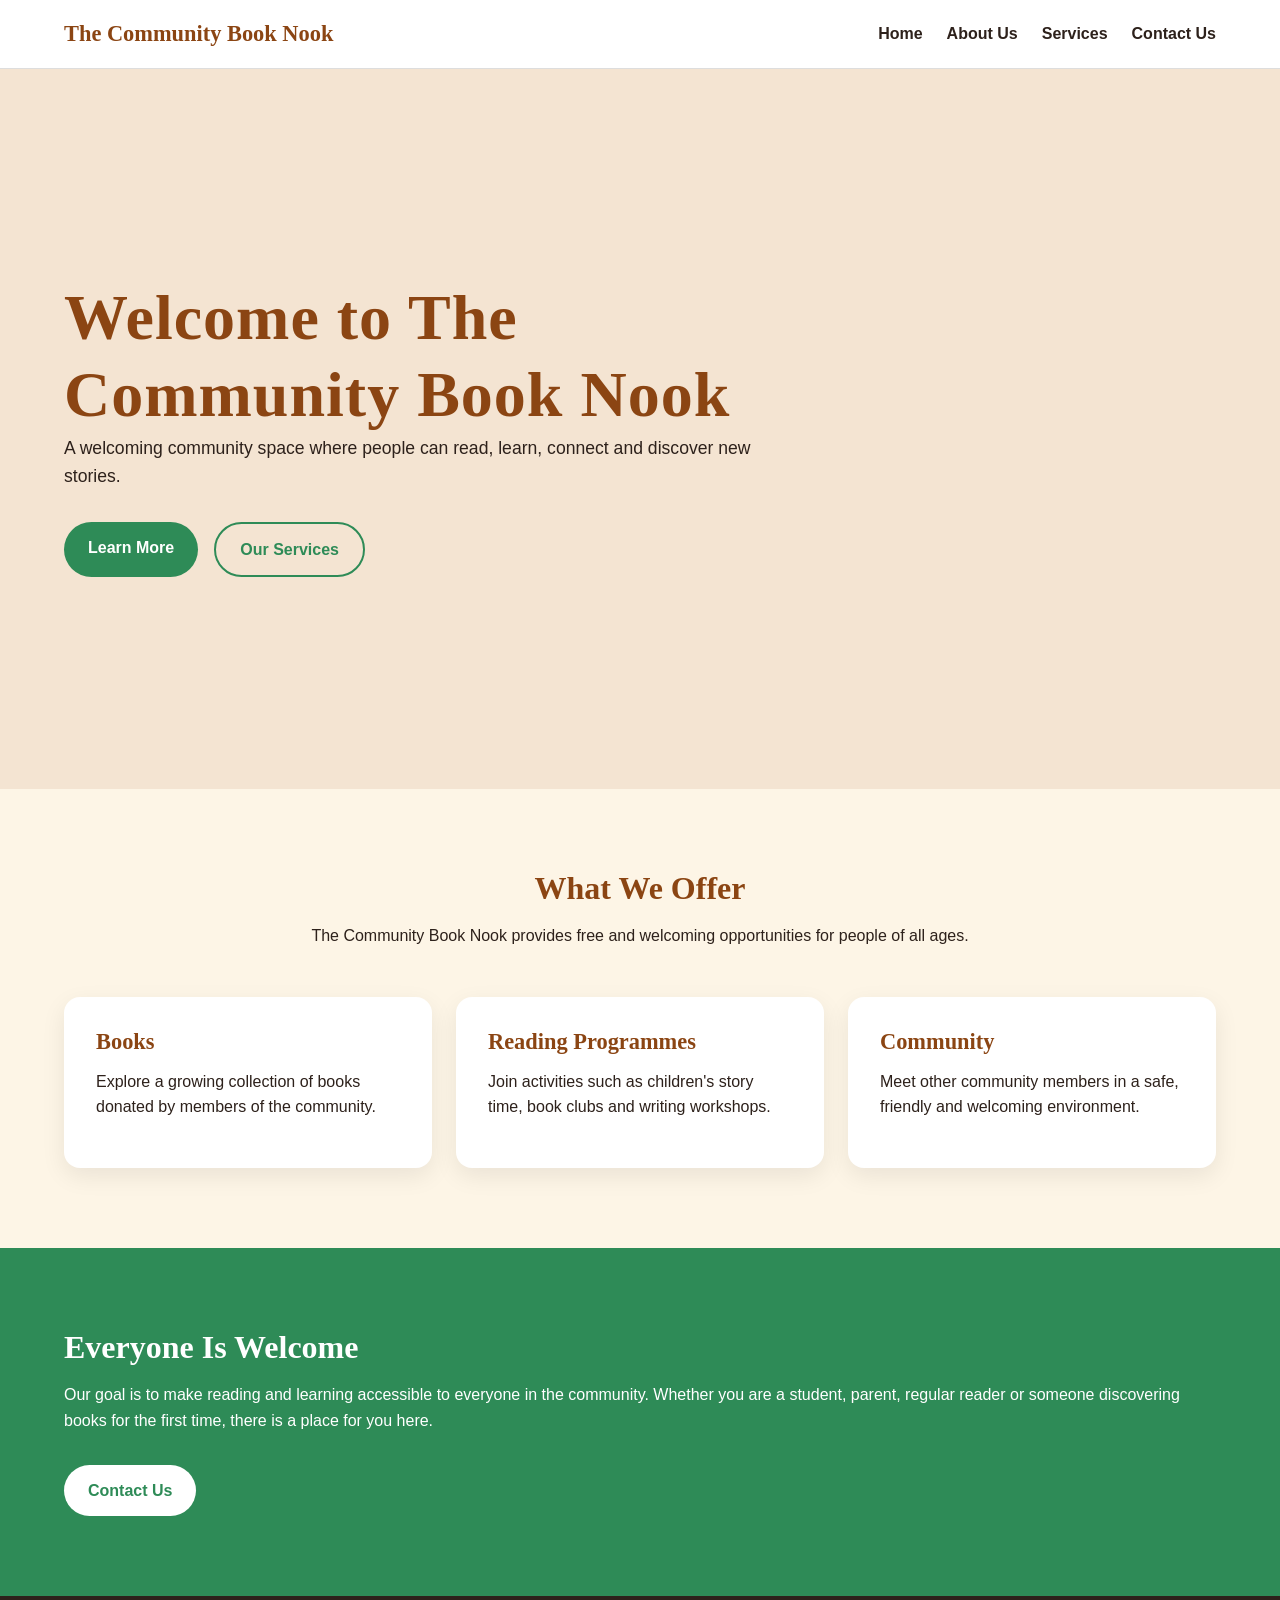
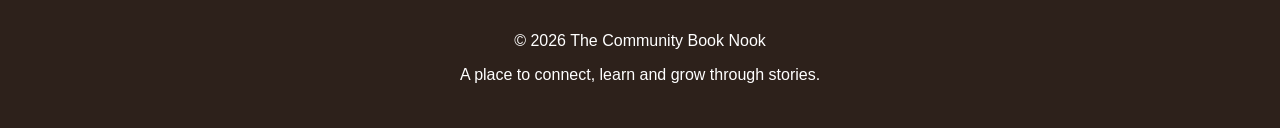
<file: index.html>
<!DOCTYPE html>
<html lang="en">
<head>
    <meta charset="UTF-8">
    <meta name="viewport" content="width=device-width, initial-scale=1.0">

    <title>Community Book Nook | Home</title>

    <link rel="stylesheet" href="style.css">
</head>

<body>

    <header>
        <div class="navbar">

            <a href="index.html" class="logo">
                The Community Book Nook
            </a>

            <nav>
                <a href="index.html">Home</a>
                <a href="about.html">About Us</a>
                <a href="services.html">Services</a>
                <a href="contact.html">Contact Us</a>
            </nav>

        </div>
    </header>


    <main>

        <section class="hero">

            <div class="hero-content">

                <h1>Welcome to The Community Book Nook</h1>

                <p>
                    A welcoming community space where people can read,
                    learn, connect and discover new stories.
                </p>

                <div class="hero-buttons">
                    <a href="about.html" class="btn primary">
                        Learn More
                    </a>

                    <a href="services.html" class="btn secondary">
                        Our Services
                    </a>
                </div>

            </div>

        </section>


        <section class="section">

            <div class="container">

                <div class="section-heading">

                    <h2>What We Offer</h2>

                    <p>
                        The Community Book Nook provides free and welcoming
                        opportunities for people of all ages.
                    </p>

                </div>


                <div class="cards">

                    <div class="card">

                        <h3>Books</h3>

                        <p>
                            Explore a growing collection of books donated
                            by members of the community.
                        </p>

                    </div>


                    <div class="card">

                        <h3>Reading Programmes</h3>

                        <p>
                            Join activities such as children's story time,
                            book clubs and writing workshops.
                        </p>

                    </div>


                    <div class="card">

                        <h3>Community</h3>

                        <p>
                            Meet other community members in a safe,
                            friendly and welcoming environment.
                        </p>

                    </div>

                </div>

            </div>

        </section>


        <section class="welcome-section">

            <div class="container">

                <h2>Everyone Is Welcome</h2>

                <p>
                    Our goal is to make reading and learning accessible
                    to everyone in the community. Whether you are a
                    student, parent, regular reader or someone discovering
                    books for the first time, there is a place for you here.
                </p>

                <a href="contact.html" class="btn primary">
                    Contact Us
                </a>

            </div>

        </section>

    </main>


    <footer>

        <p>
            &copy; 2026 The Community Book Nook
        </p>

        <p>
            A place to connect, learn and grow through stories.
        </p>

    </footer>

</body>
</html>
</file>
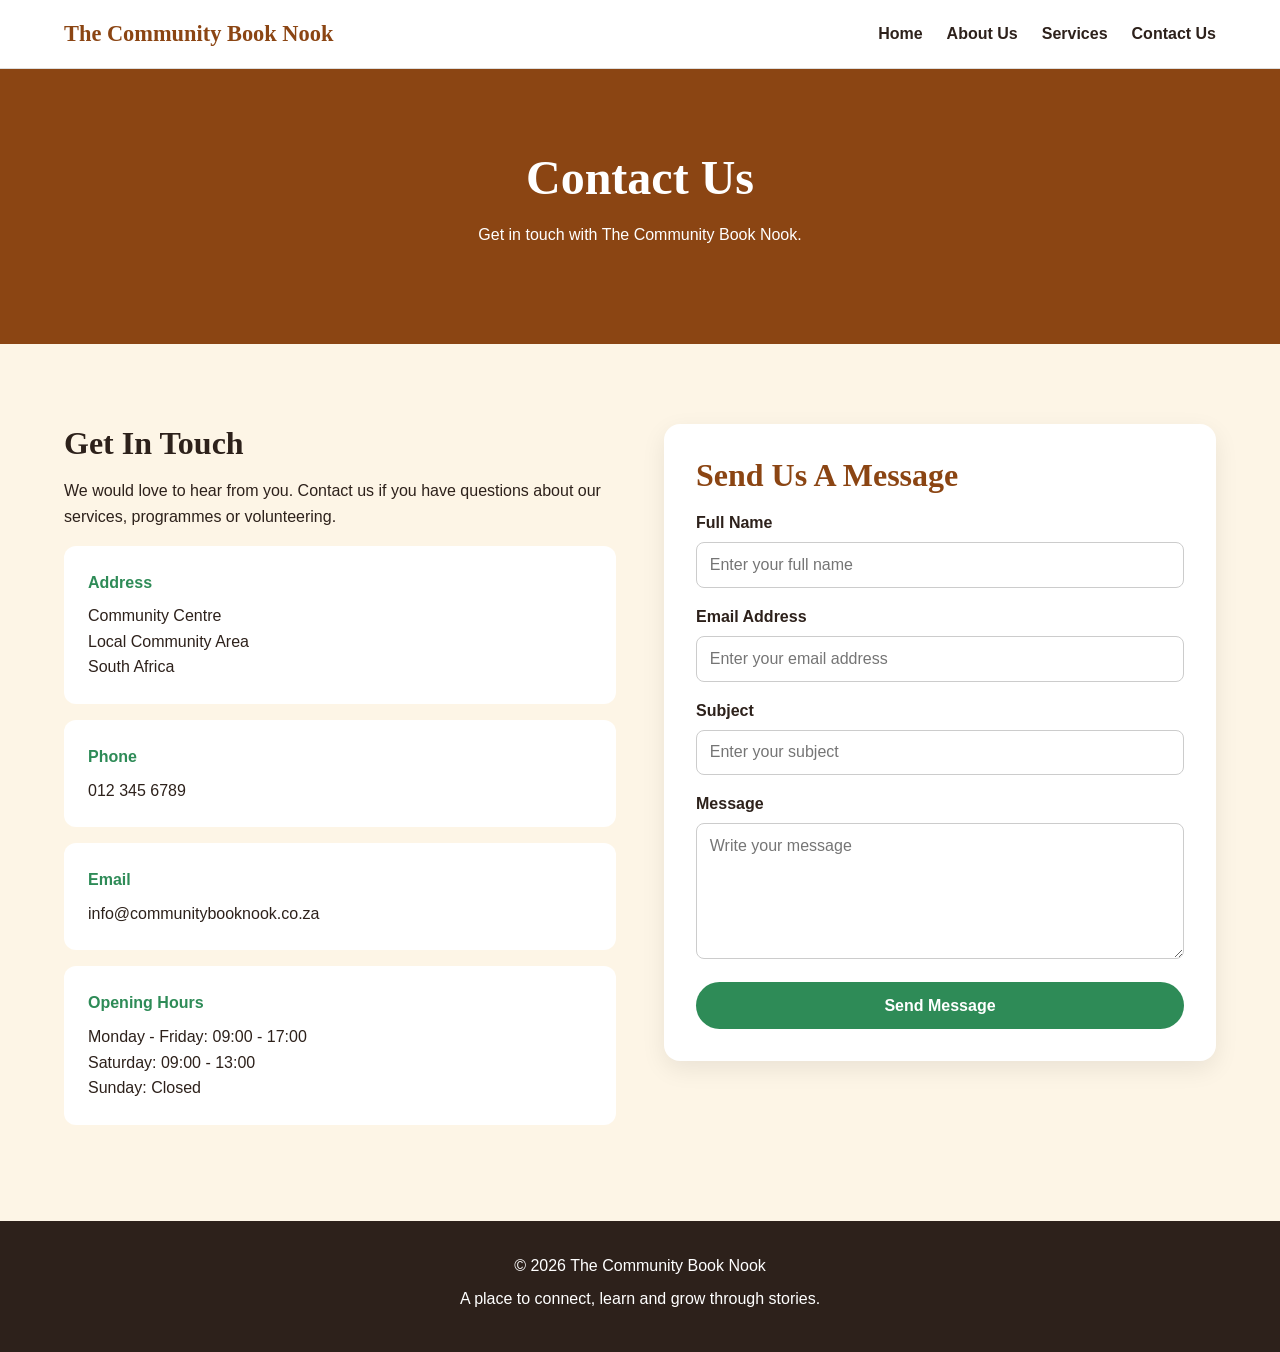
<file: contact.html>
<!DOCTYPE html>
<html lang="en">
<head>
    <meta charset="UTF-8">
    <meta name="viewport" content="width=device-width, initial-scale=1.0">

    <title>Community Book Nook | Contact Us</title>

    <link rel="stylesheet" href="style.css">
</head>

<body>

    <header>

        <div class="navbar">

            <a href="index.html" class="logo">
                The Community Book Nook
            </a>

            <nav>
                <a href="index.html">Home</a>
                <a href="about.html">About Us</a>
                <a href="services.html">Services</a>
                <a href="contact.html">Contact Us</a>
            </nav>

        </div>

    </header>


    <main>

        <section class="page-header">

            <h1>Contact Us</h1>

            <p>
                Get in touch with The Community Book Nook.
            </p>

        </section>


        <section class="section">

            <div class="container">

                <div class="contact-grid">


                    <div>

                        <h2>Get In Touch</h2>

                        <p>
                            We would love to hear from you.
                            Contact us if you have questions about
                            our services, programmes or volunteering.
                        </p>


                        <div class="contact-item">

                            <strong>Address</strong>

                            <p>
                                Community Centre<br>
                                Local Community Area<br>
                                South Africa
                            </p>

                        </div>


                        <div class="contact-item">

                            <strong>Phone</strong>

                            <p>
                                012 345 6789
                            </p>

                        </div>


                        <div class="contact-item">

                            <strong>Email</strong>

                            <p>
                                info@communitybooknook.co.za
                            </p>

                        </div>


                        <div class="contact-item">

                            <strong>Opening Hours</strong>

                            <p>
                                Monday - Friday: 09:00 - 17:00<br>
                                Saturday: 09:00 - 13:00<br>
                                Sunday: Closed
                            </p>

                        </div>

                    </div>


                    <div>

                        <form>

                            <h2>Send Us A Message</h2>


                            <label for="name">
                                Full Name
                            </label>

                            <input
                                type="text"
                                id="name"
                                name="name"
                                placeholder="Enter your full name"
                                required
                            >


                            <label for="email">
                                Email Address
                            </label>

                            <input
                                type="email"
                                id="email"
                                name="email"
                                placeholder="Enter your email address"
                                required
                            >


                            <label for="subject">
                                Subject
                            </label>

                            <input
                                type="text"
                                id="subject"
                                name="subject"
                                placeholder="Enter your subject"
                            >


                            <label for="message">
                                Message
                            </label>

                            <textarea
                                id="message"
                                name="message"
                                rows="6"
                                placeholder="Write your message"
                                required
                            ></textarea>


                            <button type="submit">
                                Send Message
                            </button>

                        </form>

                    </div>

                </div>

            </div>

        </section>

    </main>


    <footer>

        <p>
            &copy; 2026 The Community Book Nook
        </p>

        <p>
            A place to connect, learn and grow through stories.
        </p>

    </footer>

</body>
</html>
</file>
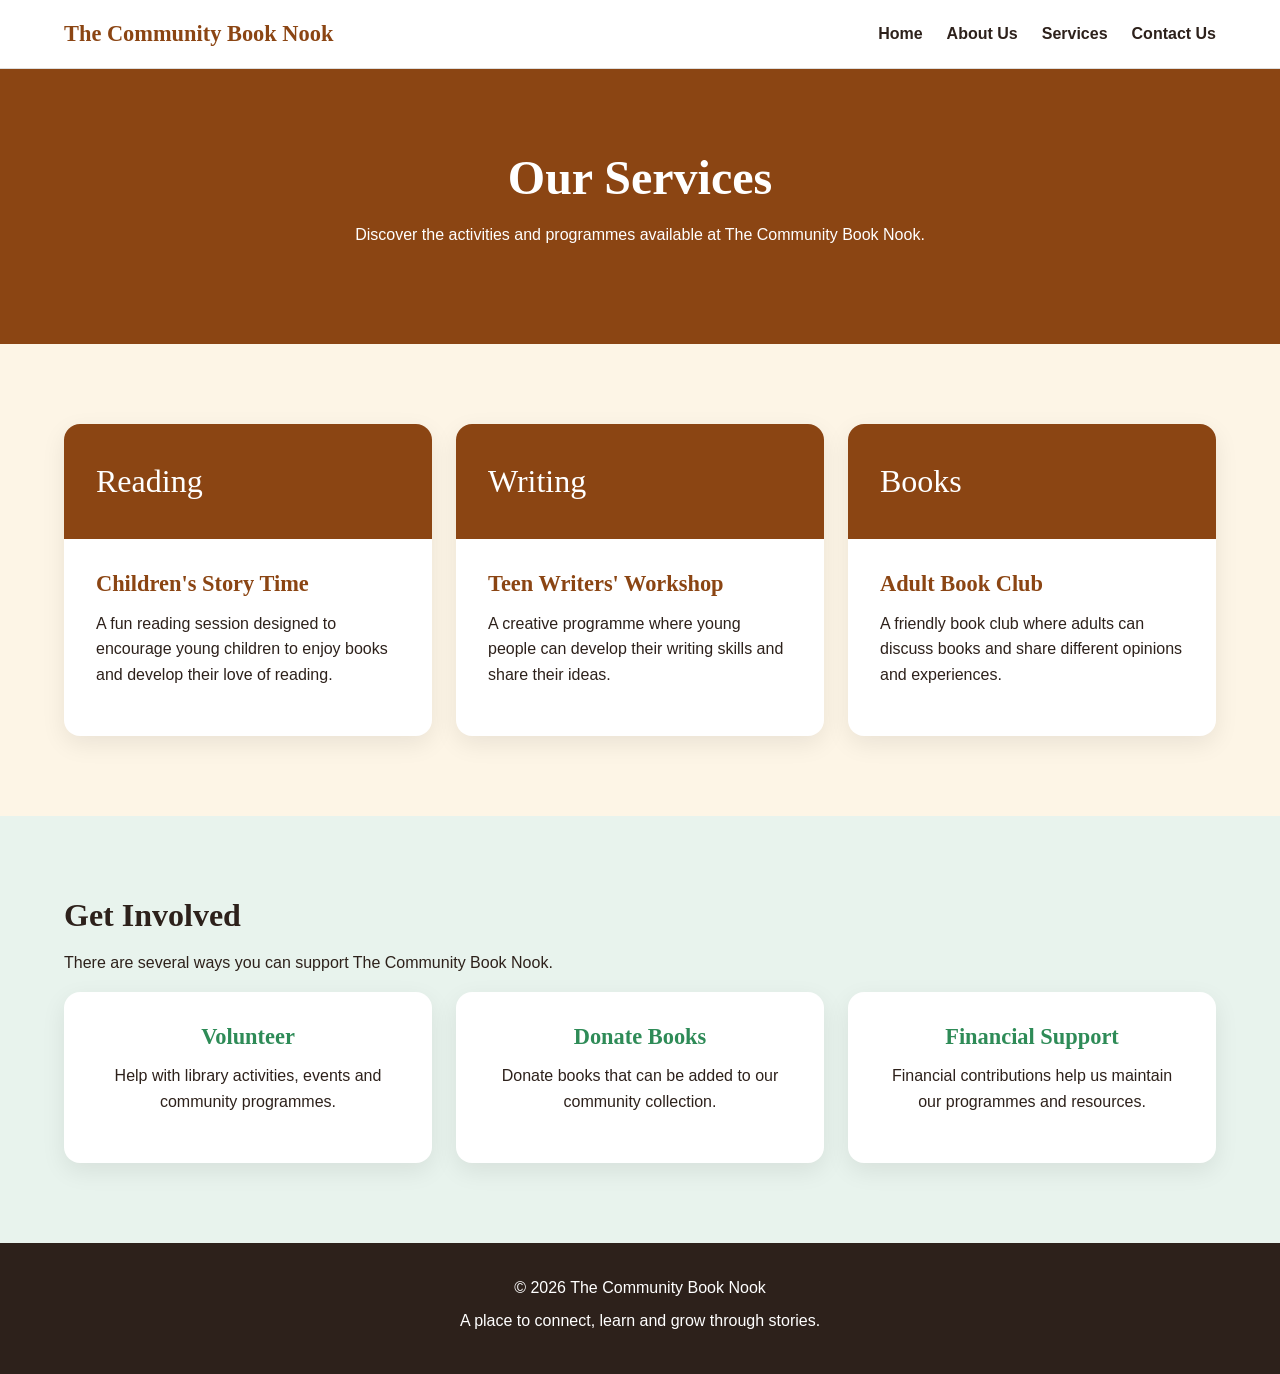
<file: services.html>
<!DOCTYPE html>
<html lang="en">
<head>
    <meta charset="UTF-8">
    <meta name="viewport" content="width=device-width, initial-scale=1.0">

    <title>Community Book Nook | Services</title>

    <link rel="stylesheet" href="style.css">
</head>

<body>

    <header>

        <div class="navbar">

            <a href="index.html" class="logo">
                The Community Book Nook
            </a>

            <nav>
                <a href="index.html">Home</a>
                <a href="about.html">About Us</a>
                <a href="services.html">Services</a>
                <a href="contact.html">Contact Us</a>
            </nav>

        </div>

    </header>


    <main>

        <section class="page-header">

            <h1>Our Services</h1>

            <p>
                Discover the activities and programmes available
                at The Community Book Nook.
            </p>

        </section>


        <section class="section">

            <div class="container">

                <div class="services">

                    <div class="service">

                        <div class="service-top">
                            Reading
                        </div>

                        <div class="service-body">

                            <h3>Children's Story Time</h3>

                            <p>
                                A fun reading session designed to
                                encourage young children to enjoy books
                                and develop their love of reading.
                            </p>

                        </div>

                    </div>


                    <div class="service">

                        <div class="service-top">
                            Writing
                        </div>

                        <div class="service-body">

                            <h3>Teen Writers' Workshop</h3>

                            <p>
                                A creative programme where young people
                                can develop their writing skills and
                                share their ideas.
                            </p>

                        </div>

                    </div>


                    <div class="service">

                        <div class="service-top">
                            Books
                        </div>

                        <div class="service-body">

                            <h3>Adult Book Club</h3>

                            <p>
                                A friendly book club where adults can
                                discuss books and share different
                                opinions and experiences.
                            </p>

                        </div>

                    </div>

                </div>

            </div>

        </section>


        <section class="section involvement">

            <div class="container">

                <h2>Get Involved</h2>

                <p>
                    There are several ways you can support
                    The Community Book Nook.
                </p>


                <div class="involvement-grid">

                    <div class="involvement-card">

                        <h3>Volunteer</h3>

                        <p>
                            Help with library activities, events
                            and community programmes.
                        </p>

                    </div>


                    <div class="involvement-card">

                        <h3>Donate Books</h3>

                        <p>
                            Donate books that can be added to our
                            community collection.
                        </p>

                    </div>


                    <div class="involvement-card">

                        <h3>Financial Support</h3>

                        <p>
                            Financial contributions help us maintain
                            our programmes and resources.
                        </p>

                    </div>

                </div>

            </div>

        </section>

    </main>


    <footer>

        <p>
            &copy; 2026 The Community Book Nook
        </p>

        <p>
            A place to connect, learn and grow through stories.
        </p>

    </footer>

</body>
</html>
</file>
<file: style.css>
/* ================================
   CSS RESET
================================ */

* {
    margin: 0;
    padding: 0;
    box-sizing: border-box;
}


/* ================================
   ROOT VARIABLES
================================ */

:root {
    --brown: #8b4513;
    --cream: #fdf5e6;
    --sienna: #a0522d;
    --green: #2e8b57;
    --dark: #2d211b;
    --white: #ffffff;
    --light-green: #e8f3ed;
    --light-brown: #f4e4d2;
}


/* ================================
   BASE STYLES
================================ */

html {
    scroll-behavior: smooth;
}


body {
    font-family: Arial, Helvetica, sans-serif;
    font-size: 1rem;
    line-height: 1.6;
    color: var(--dark);
    background-color: var(--cream);
}


h1,
h2,
h3 {
    font-family: Georgia, "Times New Roman", serif;
    line-height: 1.2;
}


h1 {
    font-size: 3rem;
}


h2 {
    font-size: 2rem;
    margin-bottom: 1rem;
}


h3 {
    font-size: 1.4rem;
}


p {
    margin-bottom: 1rem;
}


a {
    color: var(--brown);
}


img {
    max-width: 100%;
    height: auto;
    display: block;
}


/* ================================
   NAVIGATION
================================ */

header {
    background-color: var(--white);
    border-bottom: 1px solid #dddddd;
}


.navbar {
    width: 90%;
    max-width: 1200px;
    margin: auto;
    padding: 1rem 0;

    display: flex;
    justify-content: space-between;
    align-items: center;
}


.logo {
    color: var(--brown);
    text-decoration: none;
    font-family: Georgia, "Times New Roman", serif;
    font-size: 1.4rem;
    font-weight: bold;
}


nav {
    display: flex;
    align-items: center;
}


nav a {
    color: var(--dark);
    text-decoration: none;
    margin-left: 1.5rem;
    font-weight: bold;
}


nav a:hover {
    color: var(--green);
}


/* ================================
   CONTAINER
================================ */

.container {
    width: 90%;
    max-width: 1200px;
    margin: 0 auto;
}


/* ================================
   HERO SECTION
================================ */

.hero {
    min-height: 80vh;

    display: flex;
    align-items: center;

    background-color: var(--light-brown);
}


.hero-content {
    width: 90%;
    max-width: 1200px;
    margin: auto;
    padding: 4rem 0;
}


.hero-content h1 {
    color: var(--brown);
    max-width: 700px;
    font-size: 4rem;
    letter-spacing: 1px;
}


.hero-content p {
    max-width: 700px;
    font-size: 1.1rem;
}


.hero-buttons {
    display: flex;
    gap: 1rem;
    flex-wrap: wrap;
}


/* ================================
   BUTTONS
================================ */

.btn {
    display: inline-block;
    padding: 0.8rem 1.5rem;
    margin-top: 1rem;

    border-radius: 2rem;

    text-decoration: none;
    font-weight: bold;

    transition: 0.3s ease;
}


.primary {
    background-color: var(--green);
    color: var(--white);
}


.primary:hover {
    background-color: var(--brown);
}


.secondary {
    border: 2px solid var(--green);
    color: var(--green);
}


.secondary:hover {
    background-color: var(--green);
    color: var(--white);
}


/* ================================
   GENERAL SECTIONS
================================ */

.section {
    padding: 5rem 0;
}


.section-heading {
    text-align: center;
    max-width: 750px;
    margin: 0 auto 3rem;
}


.section-heading h2 {
    color: var(--brown);
}


/* ================================
   CARDS
================================ */

.cards {
    display: grid;
    grid-template-columns: repeat(3, 1fr);
    gap: 1.5rem;
}


.card {
    background-color: var(--white);

    padding: 2rem;

    border-radius: 1rem;

    box-shadow: 0 0.5rem 1.5rem rgba(0, 0, 0, 0.08);

    transition: 0.3s ease;
}


.card h3 {
    color: var(--brown);
    margin-bottom: 0.8rem;
}


.card:hover {
    transform: translateY(-5px);
}


/* ================================
   WELCOME SECTION
================================ */

.welcome-section {
    padding: 5rem 0;
    background-color: var(--green);
    color: var(--white);
}


.welcome-section h2 {
    color: var(--white);
}


.welcome-section .primary {
    background-color: var(--white);
    color: var(--green);
}


.welcome-section .primary:hover {
    background-color: var(--brown);
    color: var(--white);
}


/* ================================
   PAGE HEADER
================================ */

.page-header {
    background-color: var(--brown);
    color: var(--white);
    text-align: center;
    padding: 5rem 1rem;
}


.page-header h1 {
    color: var(--white);
    margin-bottom: 1rem;
}


/* ================================
   ABOUT PAGE
================================ */

.story {
    display: grid;
    grid-template-columns: 1fr 1fr;
    gap: 3rem;
    align-items: center;
}


.story-image {
    border-radius: 1rem;
    overflow: hidden;
}


.story-image img {
    width: 100%;
    height: 400px;
    object-fit: cover;
}


.light-section {
    background-color: var(--light-green);
}


.mission {
    background-color: var(--white);

    border-left: 5px solid var(--green);

    padding: 1.5rem;

    margin-top: 1.5rem;

    border-radius: 0.5rem;
}


.mission p {
    margin-bottom: 0;
}


.space-top {
    margin-top: 3rem;
}


/* ================================
   SERVICES
================================ */

.services {
    display: grid;
    grid-template-columns: repeat(3, 1fr);
    gap: 1.5rem;
}


.service {
    background-color: var(--white);

    border-radius: 1rem;

    overflow: hidden;

    box-shadow: 0 0.5rem 1.5rem rgba(0, 0, 0, 0.08);
}


.service-top {
    background-color: var(--brown);
    color: var(--white);

    padding: 2rem;

    font-size: 2rem;
    font-family: Georgia, "Times New Roman", serif;
}


.service-body {
    padding: 2rem;
}


.service-body h3 {
    color: var(--brown);
    margin-bottom: 0.8rem;
}


.involvement {
    background-color: var(--light-green);
}


.involvement-grid {
    display: grid;
    grid-template-columns: repeat(3, 1fr);
    gap: 1.5rem;
}


.involvement-card {
    background-color: var(--white);

    padding: 2rem;

    text-align: center;

    border-radius: 1rem;

    box-shadow: 0 0.5rem 1.5rem rgba(0, 0, 0, 0.08);
}


.involvement-card h3 {
    color: var(--green);
    margin-bottom: 0.8rem;
}


/* ================================
   CONTACT PAGE
================================ */

.contact-grid {
    display: grid;
    grid-template-columns: 1fr 1fr;
    gap: 3rem;
}


.contact-item {
    background-color: var(--white);

    padding: 1.5rem;

    margin: 1rem 0;

    border-radius: 0.75rem;
}


.contact-item strong {
    color: var(--green);
}


.contact-item p {
    margin-top: 0.5rem;
    margin-bottom: 0;
}


/* ================================
   FORM
================================ */

form {
    background-color: var(--white);

    padding: 2rem;

    border-radius: 1rem;

    box-shadow: 0 0.5rem 1.5rem rgba(0, 0, 0, 0.08);
}


form h2 {
    color: var(--brown);
}


label {
    display: block;

    margin-bottom: 0.4rem;

    font-weight: bold;
}


input,
textarea {
    width: 100%;

    padding: 0.8rem;

    margin-bottom: 1rem;

    border: 1px solid #cccccc;

    border-radius: 0.5rem;

    font-family: inherit;

    font-size: 1rem;
}


input:focus,
textarea:focus {
    outline: 2px solid var(--green);
    border-color: var(--green);
}


button {
    width: 100%;

    padding: 0.9rem;

    background-color: var(--green);

    color: var(--white);

    border: none;

    border-radius: 2rem;

    font-size: 1rem;

    font-weight: bold;

    cursor: pointer;

    transition: 0.3s ease;
}


button:hover {
    background-color: var(--brown);
}


/* ================================
   FOOTER
================================ */

footer {
    background-color: var(--dark);

    color: var(--white);

    text-align: center;

    padding: 2rem;
}


footer p {
    margin-bottom: 0.5rem;
}


/* ================================
   TABLET RESPONSIVE DESIGN
================================ */

@media (max-width: 900px) {

    .navbar {
        flex-direction: column;
        gap: 1rem;
    }


    nav {
        flex-wrap: wrap;
        justify-content: center;
        gap: 0.5rem;
    }


    nav a {
        margin-left: 0.5rem;
        margin-right: 0.5rem;
    }


    .story {
        grid-template-columns: 1fr;
    }


    .contact-grid {
        grid-template-columns: 1fr;
    }


    .services {
        grid-template-columns: repeat(2, 1fr);
    }


    .cards {
        grid-template-columns: repeat(2, 1fr);
    }


    .involvement-grid {
        grid-template-columns: repeat(2, 1fr);
    }


    .hero-content h1 {
        font-size: 3rem;
    }

}


/* ================================
   MOBILE RESPONSIVE DESIGN
================================ */

@media (max-width: 600px) {

    body {
        font-size: 0.95rem;
    }


    .navbar {
        width: 95%;
        text-align: center;
    }


    .logo {
        font-size: 1.2rem;
    }


    nav {
        flex-direction: column;
        gap: 0.5rem;
    }


    nav a {
        margin: 0;
    }


    .hero {
        min-height: 70vh;
    }


    .hero-content {
        width: 90%;
        padding: 3rem 0;
    }


    .hero-content h1 {
        font-size: 2.5rem;
    }


    h2 {
        font-size: 1.8rem;
    }


    .cards,
    .services,
    .involvement-grid {
        grid-template-columns: 1fr;
    }


    .story-image img {
        height: 300px;
    }


    .section {
        padding: 3rem 0;
    }


    .page-header {
        padding: 4rem 1rem;
    }


    .page-header h1 {
        font-size: 2.5rem;
    }


    .container {
        width: 92%;
    }


    .hero-buttons {
        flex-direction: column;
        align-items: flex-start;
    }

}
</file>
